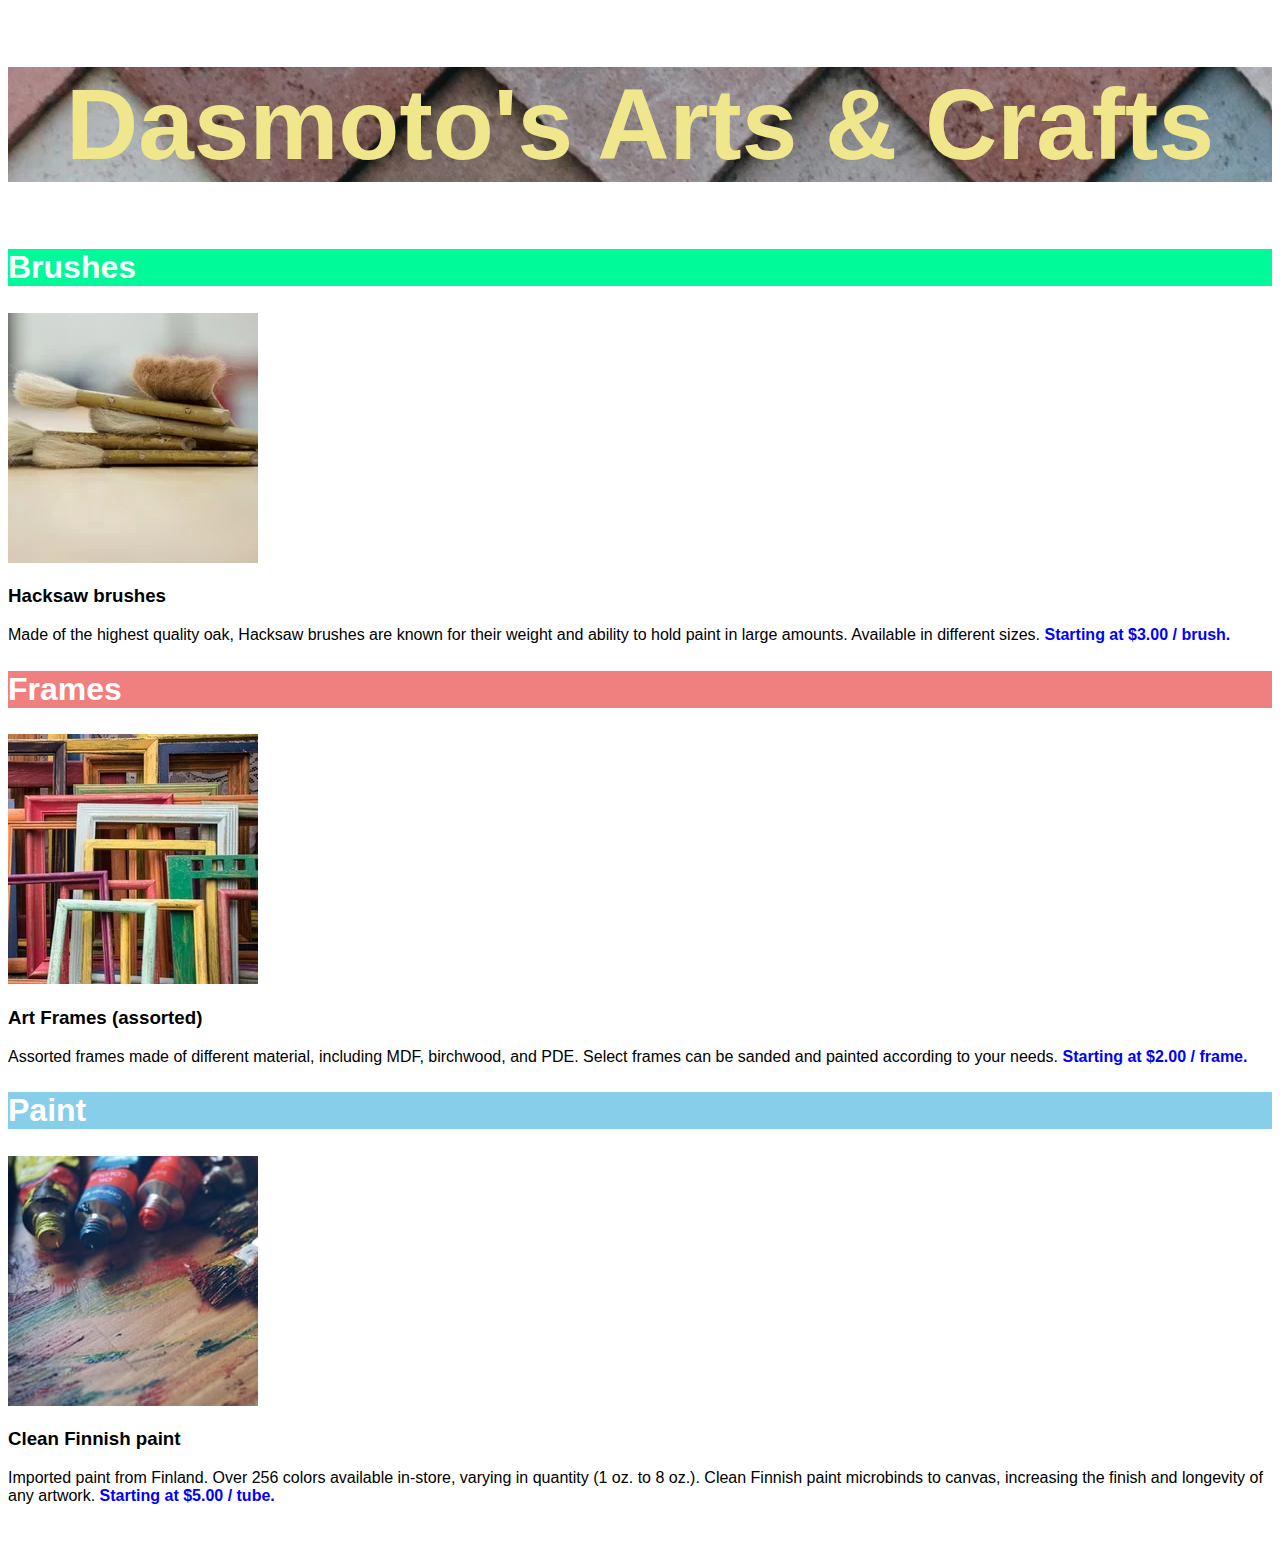
<file: Dasmoto/index.html>
<!DOCTYPE html>
<html lang="en">
<head>
    <meta charset="UTF-8">
    <meta http-equiv="X-UA-Compatible" content="IE=edge">
    <meta name="viewport" content="width=device-width, initial-scale=1.0">
    <link rel="stylesheet" href="./Resources/index.css">
    <title>Document</title>
</head>
<body>
    <header><h1>Dasmoto's Arts & Crafts</h1></header>
    <section class="brushes">
        <h2>Brushes</h2>
        <img src="./Resources/hacksaw.webp" alt="Hacksaw brushes">
        <h3>Hacksaw brushes</h3>
        <p>Made of the highest quality oak, Hacksaw brushes are known for their weight and ability to hold paint in large amounts. Available in different sizes. <em>Starting at $3.00 / brush.</em> </p>
    </section>
    <section class="frames">
        <h2>Frames</h2>
        <img src="./Resources/frames.webp" alt="Assorted Art Frames">
        <h3>Art Frames (assorted)</h3>
        <p>Assorted frames made of different material, including MDF, birchwood, and PDE. Select frames can be sanded and painted according to your needs. <em>Starting at $2.00 / frame.</em> </p>
    </section>
    <section class="paint">        
        <h2>Paint</h2>
        <img src="./Resources/finnish.jpeg" alt="Finnish paint">
        <h3>Clean Finnish paint</h3>
        <p>Imported paint from Finland. Over 256 colors available in-store, varying in quantity (1 oz. to 8 oz.). Clean Finnish paint microbinds to canvas, increasing the finish and longevity of any artwork. <em>Starting at $5.00 / tube.</em> </p>
    </section>
    <br>
    
</body>
</html>
</file>
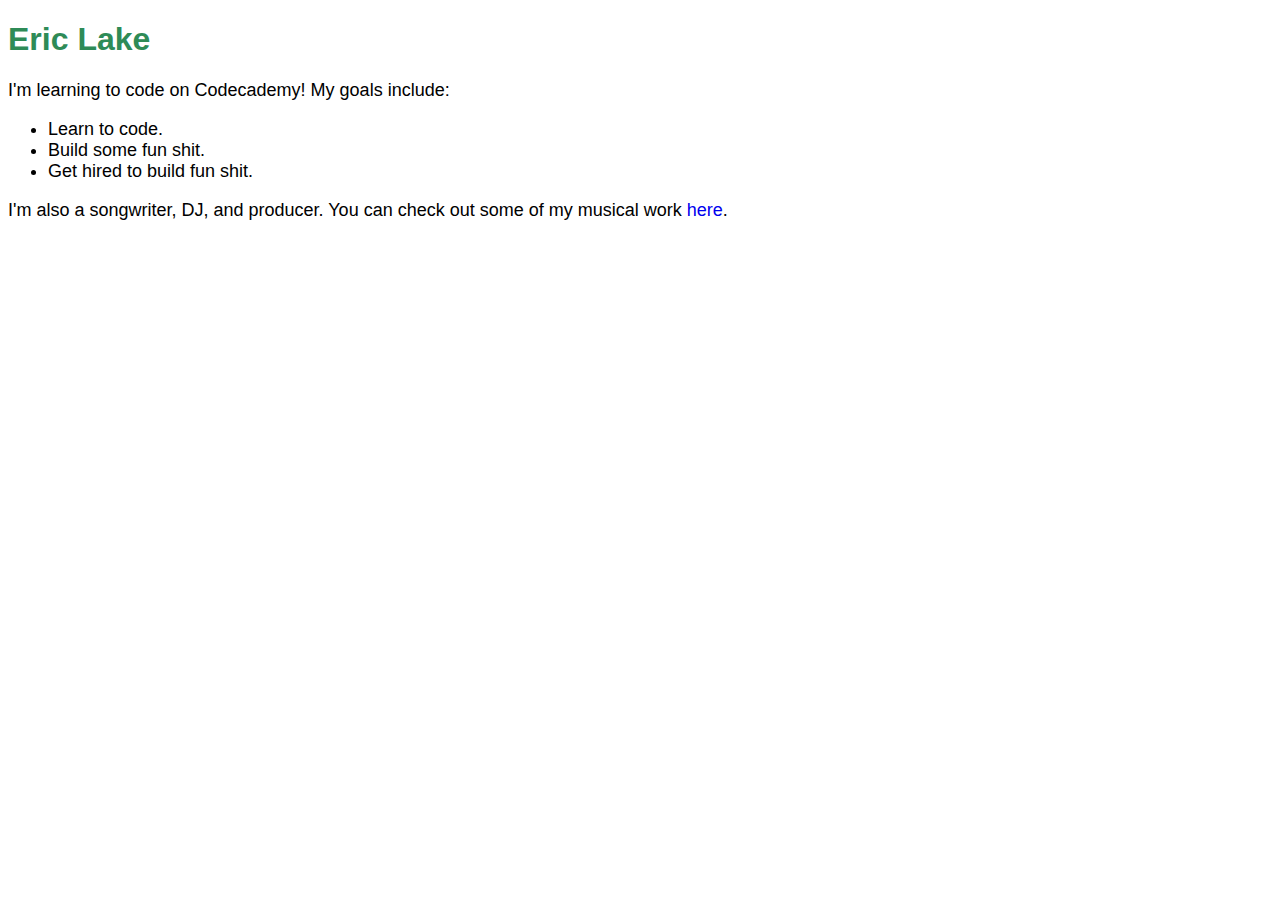
<file: DevProject1/index.html>
<!DOCTYPE html>
<html lang="en">
<head>
    <meta charset="UTF-8">
    <meta http-equiv="X-UA-Compatible" content="IE=edge">
    <meta name="viewport" content="width=device-width, initial-scale=1.0">
    <link rel="stylesheet" href="./resources/css/index.css">
    <title>Project 1</title>
<body>
    <h1>Eric Lake</h1>
    <p>I'm learning to code on Codecademy! My goals include:</p>
    <ul>
      <li>Learn to code.</li>
      <li>Build some fun shit.</li>
      <li>Get hired to build fun shit.</li>
    </ul>
    <p>I'm also a songwriter, DJ, and producer. You can check out some of my musical work <a href="https://soundcloud.com/skinny-dip-sessions" target="_blank">here</a>. </p>
 
</body>
</html>
</file>
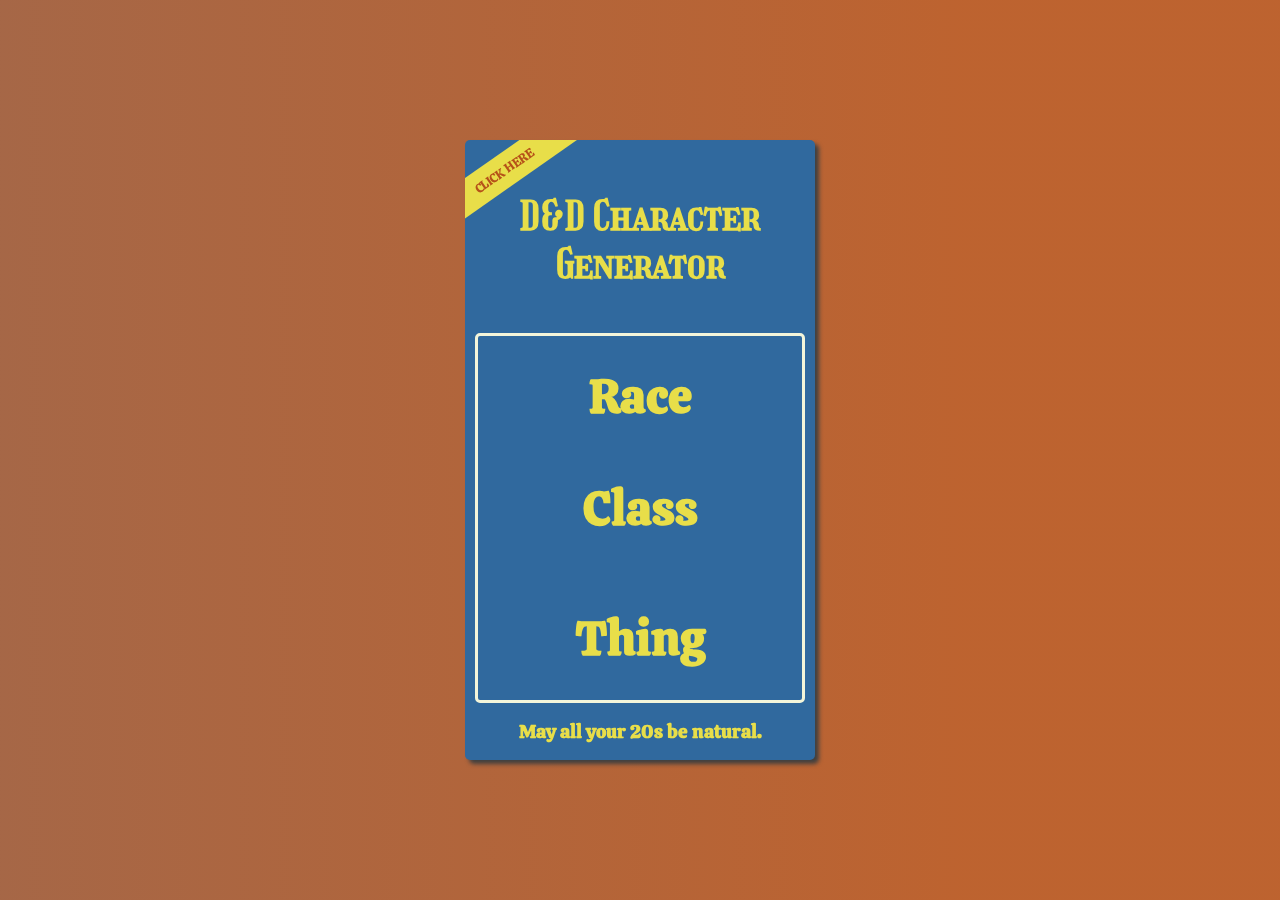
<file: DnD-Character-Idea-Generator/index.html>
<!DOCTYPE html>
<html lang="en">
<head>
    <meta charset="UTF-8">
    <meta http-equiv="X-UA-Compatible" content="IE=edge">
    <meta name="viewport" content="width=device-width, initial-scale=1.0">
    <title>Random Character Idea Generator</title>
    <link rel="stylesheet" href="./resources/styles.css">
<link rel="preconnect" href="https://fonts.googleapis.com">
<link rel="preconnect" href="https://fonts.gstatic.com" crossorigin>
<link href="https://fonts.googleapis.com/css2?family=Calistoga&family=Girassol&family=Rampart+One&family=Yuji+Syuku&display=swap" rel="stylesheet">
</head>
<body id="body">
    <div class="wrapper" id="wrapper">
        <header>
            <div class ="button" id="button">CLICK HERE</div>
                <h1>D&D Character Generator</h1>
                <!-- <h2>Generate a random character idea</h2> -->
        </header>
        
        <main>      
            <div class="generator" id="generator">
                <div class="thing" id="race"><h3 id="raceTag-2">Race</h3><h3 class = 'results' id="raceTag">Tiefling</h3></div>
                <div class="thing-reverse" id="class"><h3 class = 'results' id="classTag">Druid</h3><h3 id="classTag-2">Class</h3></div>
                <div class="thing" id="thing"><h3 id="thingTag-2">Thing</h3><p class = 'results' id="thingTag">Believes they are a teenager from the Earth year 2022 trapped in their Dungeons & Dragons game </p></div>
            </div>
        </main>
        <footer>
            <h3>May all your 20s be natural.</h3>
        </footer>
    </div>
<script src="./resources/script.js"></script>
</body>
</html>
</file>
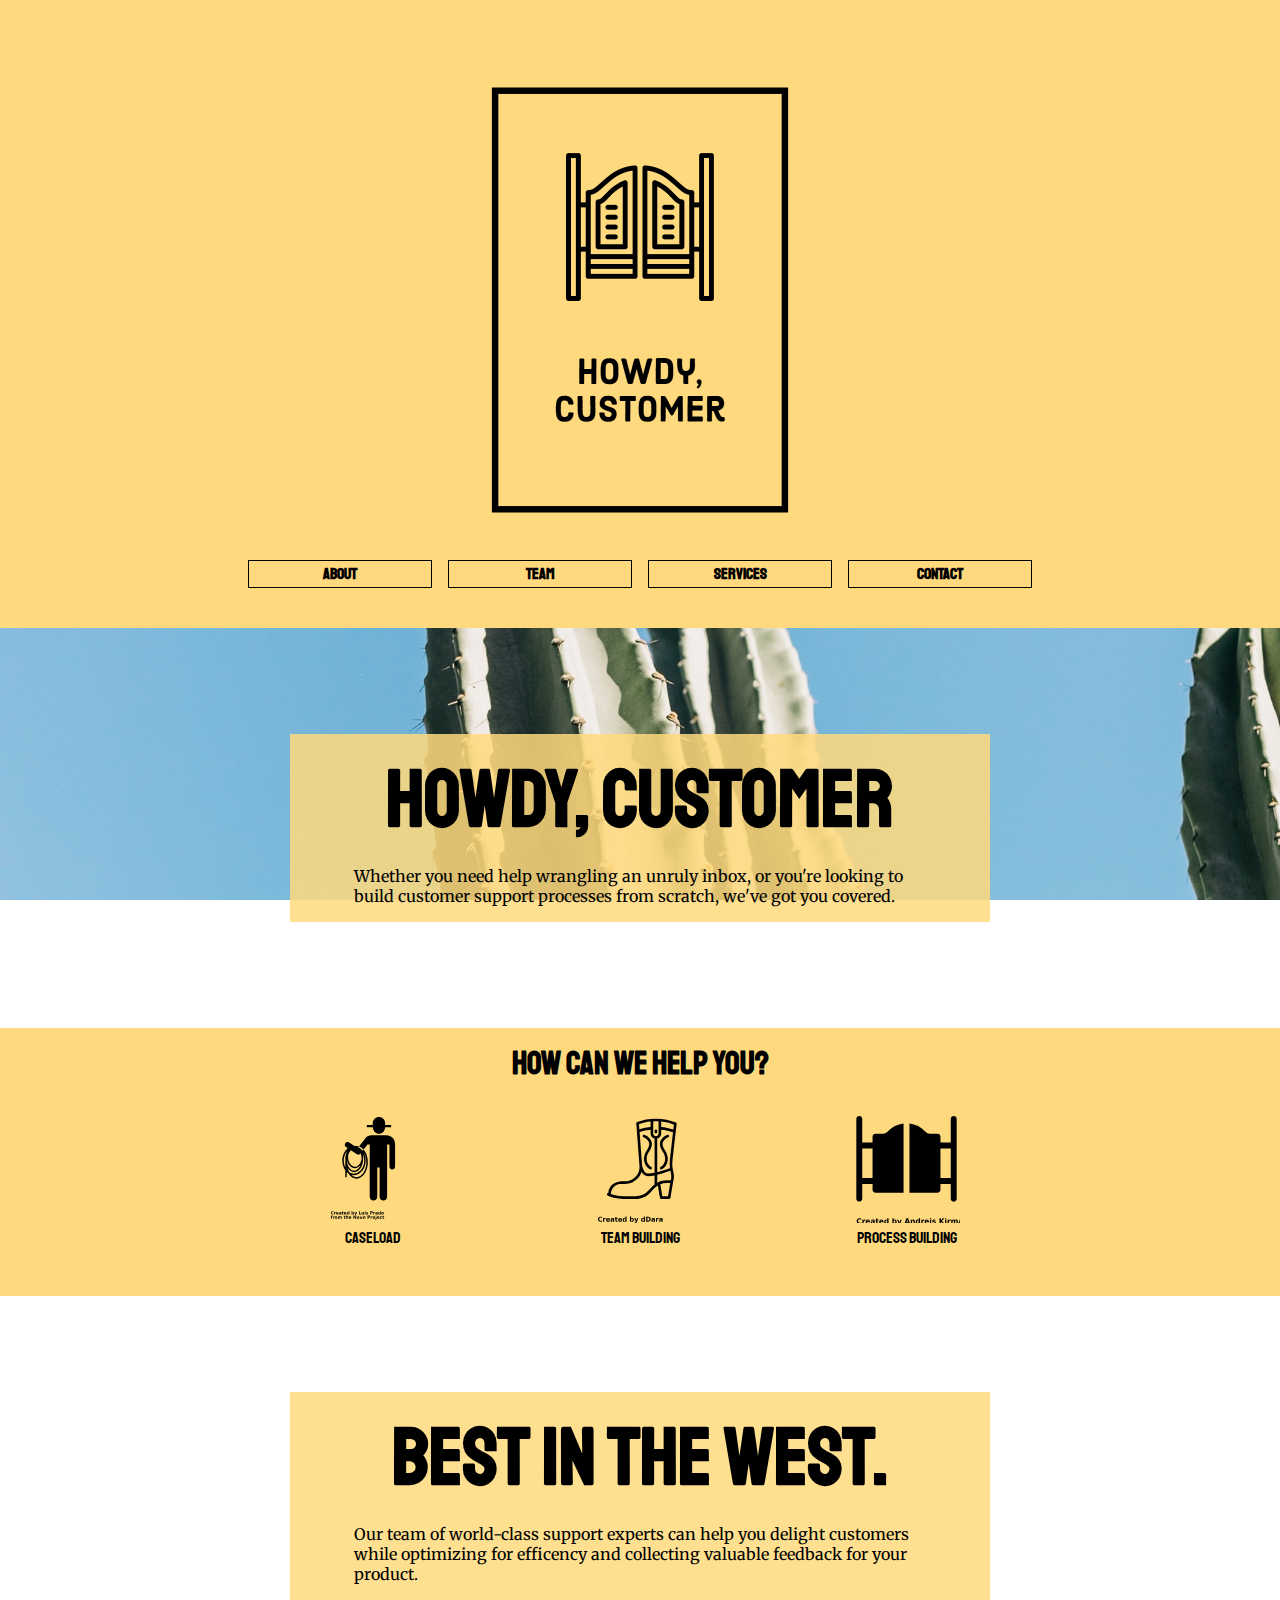
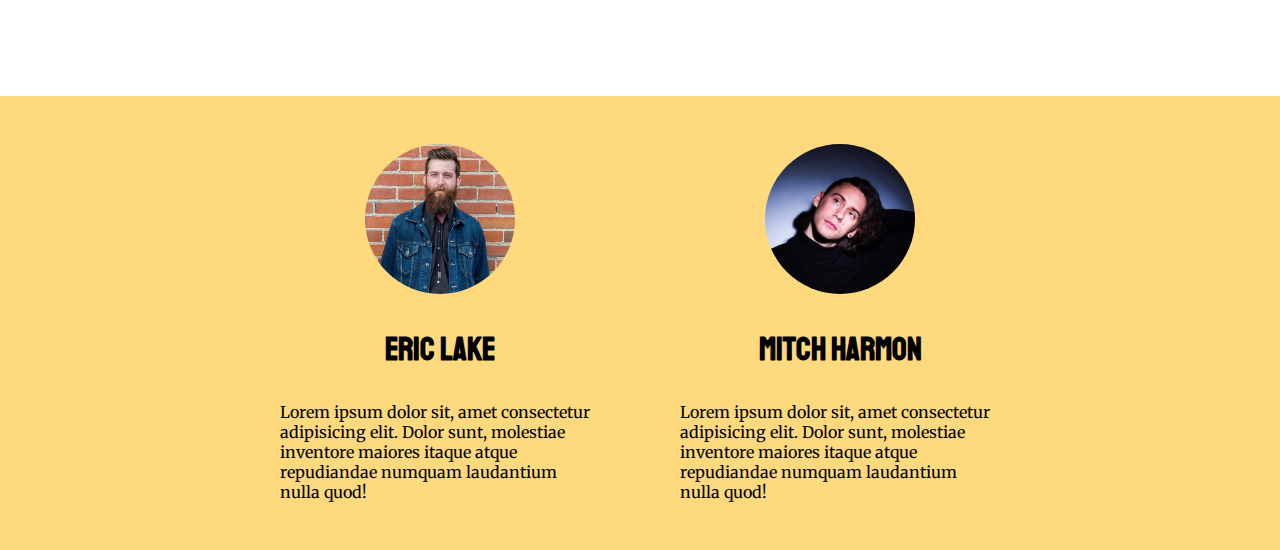
<file: howdy-cx/index.html>
<!DOCTYPE html>
<html lang="en">
<head>
    <meta charset="UTF-8">
    <meta http-equiv="X-UA-Compatible" content="IE=edge">
    <meta name="viewport" content="width=device-width, initial-scale=1.0">
    <title>Howdy, Customer</title>
    <link rel="stylesheet" href="./resources/styles.css">
    <link rel="preconnect" href="https://fonts.googleapis.com">
<link rel="preconnect" href="https://fonts.gstatic.com" crossorigin>
<link href="https://fonts.googleapis.com/css2?family=Dela+Gothic+One&family=Merriweather:wght@400;900&family=Staatliches&display=swap" rel="stylesheet">

</head>
<body>
    <header>
        <div class="logo">
            <img src="./resources/Howdy, Customer-logos_black.png" alt="Howdy Customer Logo">
        </div>
            <div class="ul">
                <h5>About</h5>
                 <h5>Team</h5>
                 <h5>Services</h5>
                <h5>Contact</h5>
            </div>
    </header>
    <section>
        <div class="hero">
            <h1>Howdy, Customer</h1>
            <p>Whether you need help wrangling an unruly inbox, or you're looking to build customer support processes from scratch, we've got you covered. </p>
        </div>
    </section>
    <section>
        <div class="services">
        <h4>How can we help you?</h4>
        <div class="row">
            <div class="item">
                <div class="icon"><img src="./resources/icons/noun-lasso-1047203.svg" alt="lasso"></div>
                <h7>Caseload</h7>
            </div>
            <div class="item">
                <div class="icon"><img src="./resources/icons/noun-cowboy-boot-4661867.svg" alt="boot"></div>
                <h7>Team Building</h7>
            </div>
            <div class="item">
                <div class="icon"><img src="./resources/icons/noun-saloon-3354939.svg" alt="saloon door"></div>
                <h7>Process Building</h7>
            </div>
        </div>
    </div>
    </section>
    <section>
        <div class="hero">
            <h1>Best in the west.</h1>
            <p>Our team of world-class support experts can help you delight customers while optimizing for efficency and collecting valuable feedback for your product. </p>
        </div>
    </section>
    <section>
        <div class="services">
        <div class="row">
            <div class="person">
                <div class="pix">
                    <img src="./resources/photos/FB_IMG_1648595589840.jpg" alt="Picture of Eric">
                </div>
                <h4>Eric Lake</h4>
                <p>Lorem ipsum dolor sit, amet consectetur adipisicing elit. Dolor sunt, molestiae inventore maiores itaque atque repudiandae numquam laudantium nulla quod!</p>
            </div>
            <div class="person">
                <div class="pix">
                    <img src="./resources/photos/mitch.jpg" alt="Picture of Eric">
                </div>
                <h4>Mitch Harmon</h4>
                <p>Lorem ipsum dolor sit, amet consectetur adipisicing elit. Dolor sunt, molestiae inventore maiores itaque atque repudiandae numquam laudantium nulla quod!</p>
            </div>
        </div>
    </div>
    </section>
    <!-- <footer>
        <p>Lorem ipsum dolor sit amet consectetur adipisicing elit. Maiores at sint porro rerum, sed ducimus.</p>
    </footer> -->
</body>
</html>
</file>
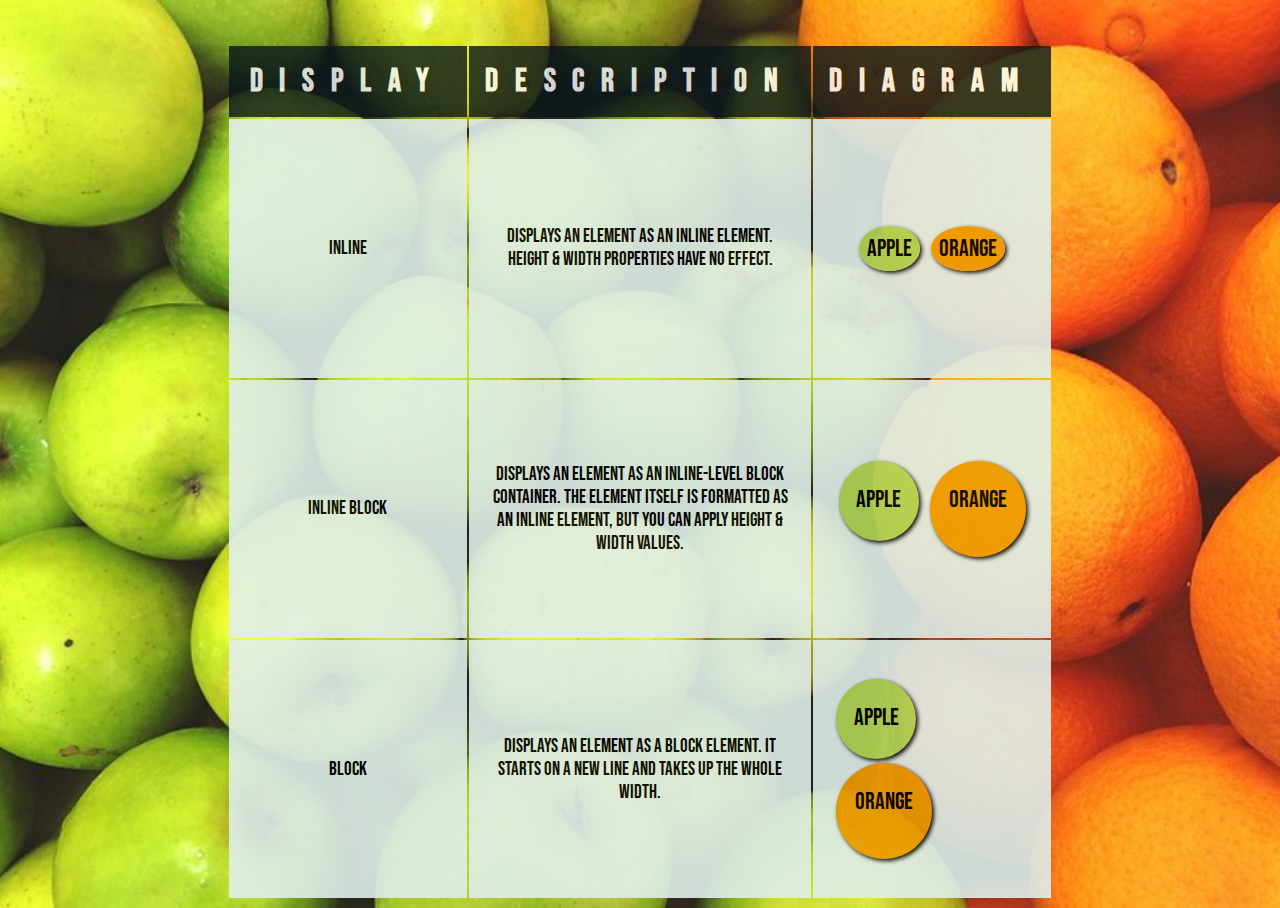
<file: html-css-cheatsheet-starting/index.html>
<!DOCTYPE html>
<html lang="en">
<head>
    <meta charset="UTF-8">
    <meta http-equiv="X-UA-Compatible" content="IE=edge">
    <meta name="viewport" content="width=device-width, initial-scale=1.0">
    <title>CSS Display & Positioning</title>
    <link rel="stylesheet" href="../html-css-cheatsheet-starting/resources/styles.css">
    <link rel="preconnect" href="https://fonts.googleapis.com">
<link rel="preconnect" href="https://fonts.gstatic.com" crossorigin>
<link href="https://fonts.googleapis.com/css2?family=Bebas+Neue&display=swap" rel="stylesheet">
</head>
<body>
    <table>
        <thead>
          <tr><th>Display</th><th>Description</th><th>Diagram</th></tr>
        </thead>
        <tbody>
            <tr>
                <td>Inline</td>
                <td>Displays an element as an inline element. Height & Width properties have no effect.</td>
                <td>
                    <div class="square1 inline"><h1>Apple</h1></div>
                    <div class="square2 inline"><h1>Orange</h1></div>
                </td>
            </tr>
            <tr>
                <td>Inline Block</td>
                <td>Displays an element as an inline-level block container. The element itself is formatted as an inline element, but you can apply height & width values.</td>
                <td>
                    <div class="square1 inline-block"><h1>Apple</h1></div>
                    <div class="square2 inline-block"><h1>Orange</h1></div>
                </td>
            </tr>
            <tr>
                <td>Block</td>
                <td>Displays an element as a block element. It starts on a new line and takes up the whole width.</td>
                <td>
                    <div class="square1 block"><h1>Apple</h1></div>
                    <div class="square2 block"><h1>Orange</h1></div>
                </td>
            </tr>
        </tbody>
    </table>
</body>
</html>
</file>
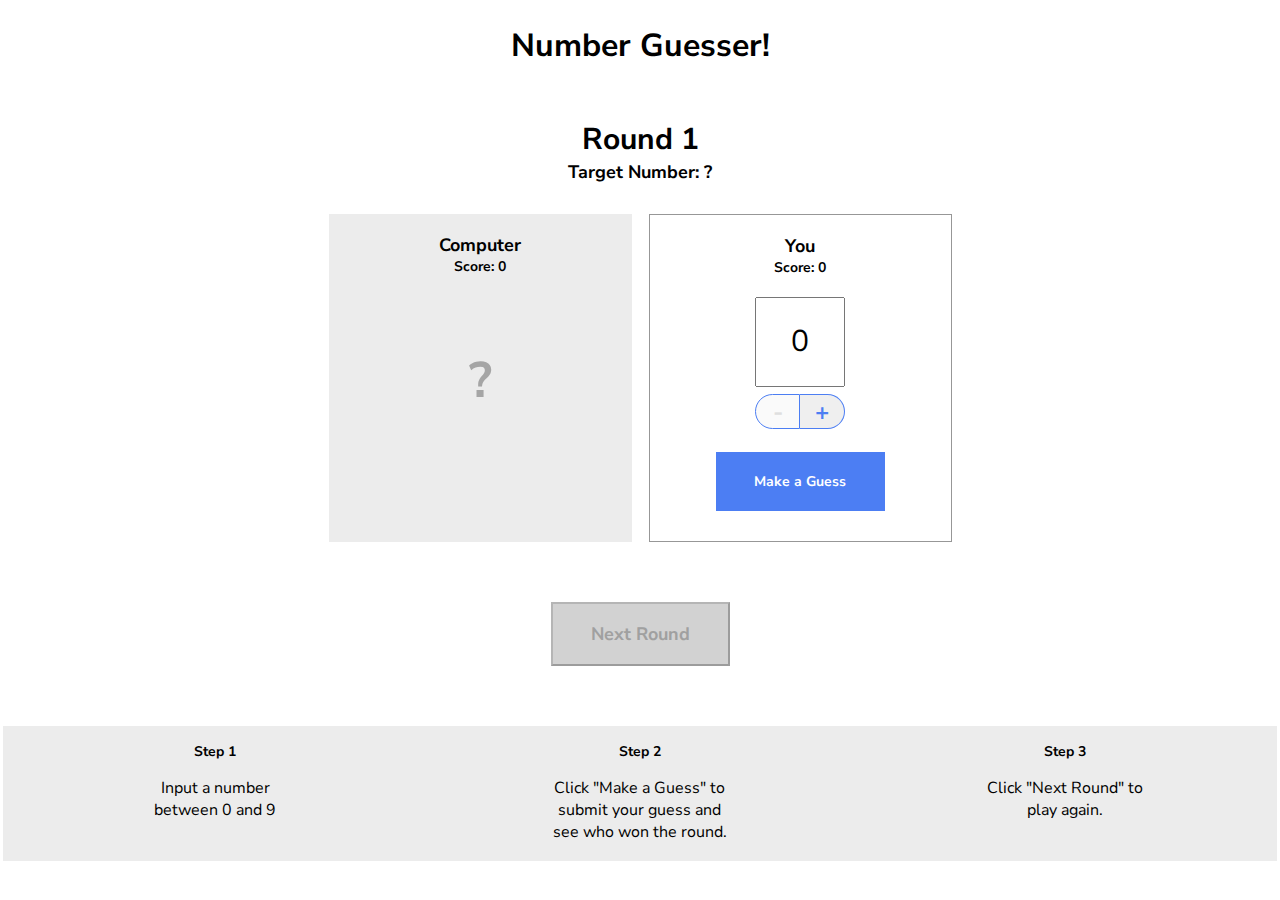
<file: number-guesser-starting/index.html>
<!doctype html>

<html>
  <head>
    <title>Number Guesser</title>
    <link href="https://fonts.googleapis.com/css?family=Nunito+Sans:400,700" rel="stylesheet">
    <link rel="stylesheet" href="./style.css">
  </head>
  <body>
    <div class="game-container">
      <header>
        <h1>Number Guesser!</h1>
      </header>
      
      <div class="rounds">
        <p class="round-label">Round <span id="round-number">1</span></p>
        <p class="guess-label">Target Number: <span id="target-number">?</span></p>
      </div>

      <div class="guessing-area">
        <div class="guess computer-guess">
          <div class="guess-title">
            <p class="guess-label">Computer</p>
            <p class="score-label">Score: <span id="computer-score">0</span></p>
          </div>
          <p id="computer-guess">?</p>
          <p class="winning-text" id="computer-wins"></p>
        </div>
        <div class="guess human-guess">
          <div class="guess-title">
            <p class="guess-label">You</p>
            <p class="score-label">Score: <span id="human-score">0</span></p>
          </div>
          <input type="number" id="human-guess" min=0 max=9 value=0>
          <div class="number-controls">
            <button class="number-control left" id="subtract" disabled>-</button>
            <button class="number-control right" id="add">+</button>
          </div>
          <button class="button" id="guess">Make a Guess</button>
        </div>
      </div>

      <div class="next-round-container">
        <button class="button" id="next-round" disabled>Next Round</button>
      </div>

    </div>
    
    <div class="instructions">
      <div class="instruction">
        <h3>Step 1</h3>
        <p>Input a number between 0 and 9</p>
      </div>
      <div class="instruction">
        <h3>Step 2</h3>
        <p>Click "Make a Guess" to submit your guess and see who won the round.</p>
      </div>
      <div class="instruction">
        <h3>Step 3</h3>
        <p>Click "Next Round" to play again.</p>
      </div>
    </div>

    <script src="./script.js"></script>
    <script src="./game.js"></script>
  </body>
</html>
</file>
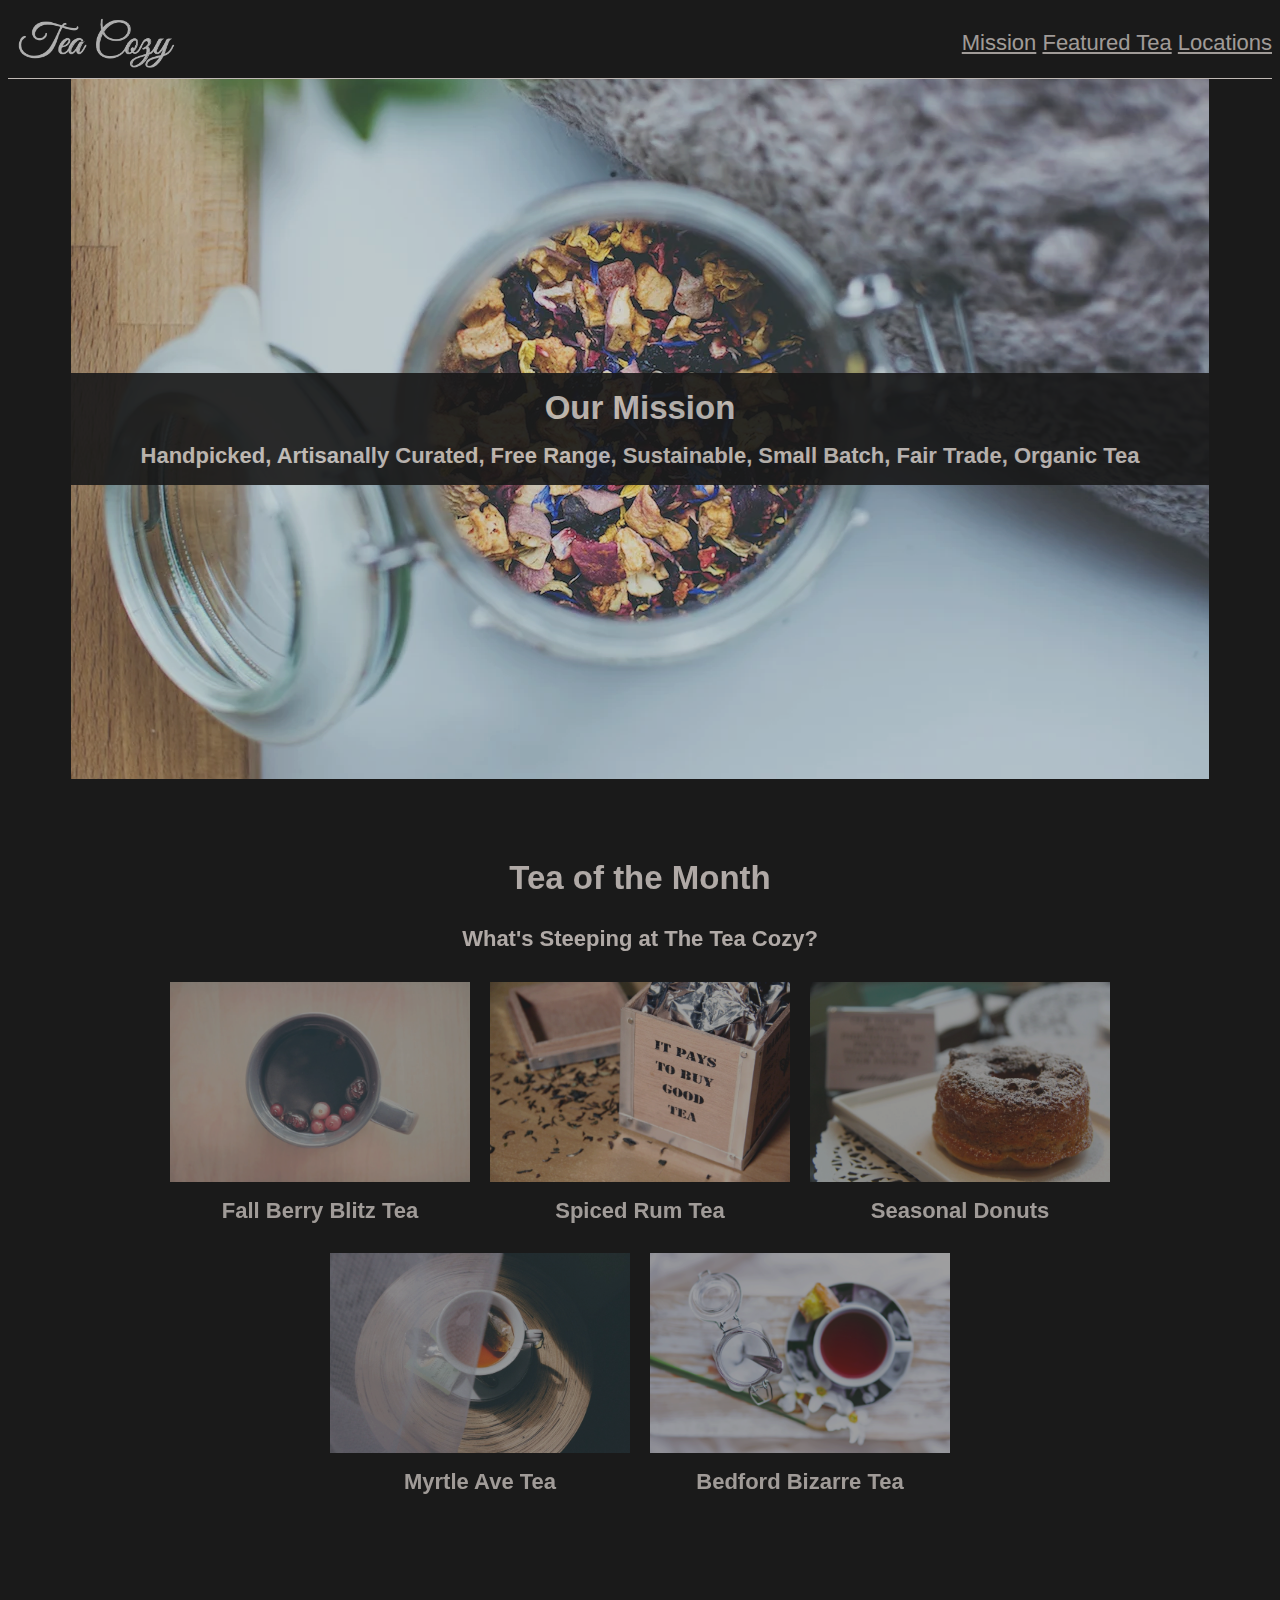
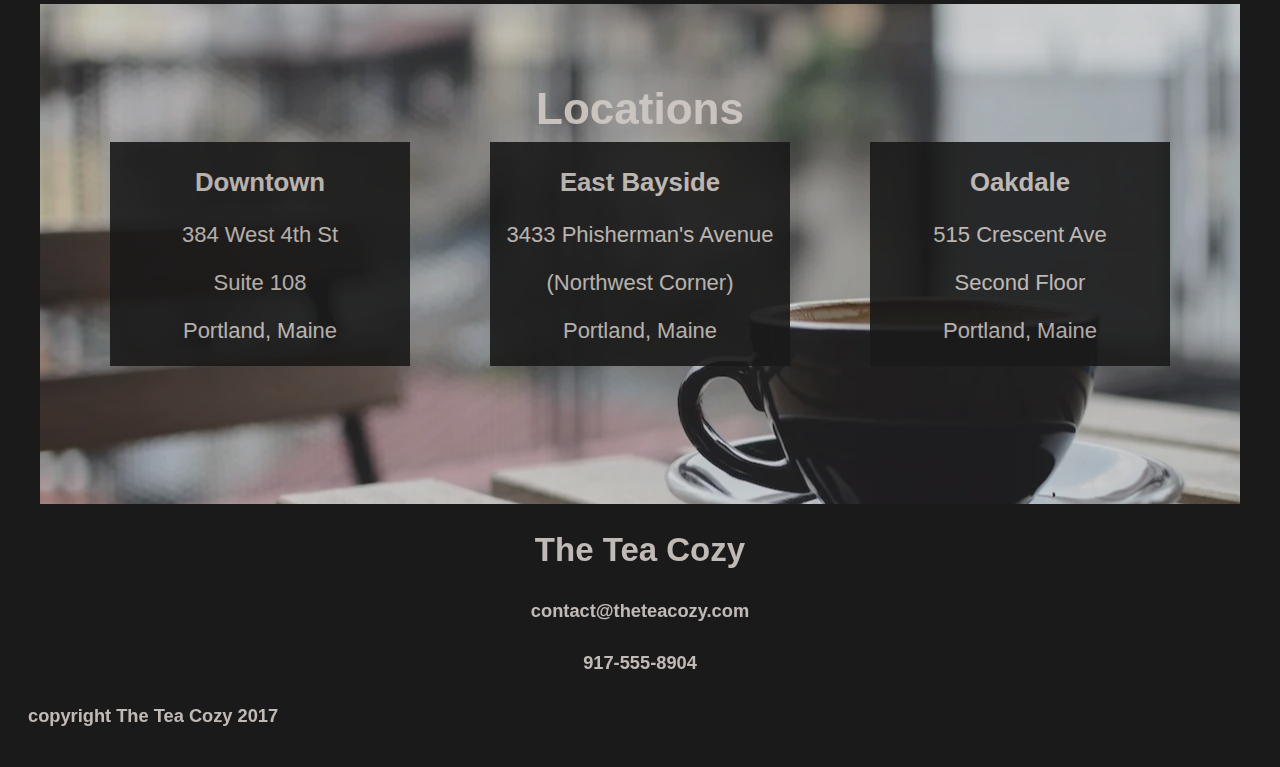
<file: tea-cozy-project/index.html>
<!DOCTYPE html>
<html lang="en">
<head>
    <meta charset="UTF-8">
    <meta http-equiv="X-UA-Compatible" content="IE=edge">
    <meta name="viewport" content="width=device-width, initial-scale=1.0">
    <title>Document</title>
    <link rel="stylesheet" href="./resources/styles.css">
</head>
<body>
    <header>
        <div class="header">
        <img src="./resources/img-tea-cozy-logo.webp" alt="Tea Cozy Logo">
        <nav>
            <a href="#">Mission</a>
            <a href="#">Featured Tea</a>
            <a href="#">Locations</a>
        </nav>
        </div>
    </header>
    <section class="hero">
        <div class="hero-copy">
            <h2>Our Mission</h2>
            <h4>Handpicked, Artisanally Curated, Free Range, Sustainable, Small Batch, Fair Trade, Organic Tea </h4>
        </div>
    </section>
    <section class="totm">
        <div class="totm-copy">
            <h2>Tea of the Month</h2>
            <h4>What's Steeping at The Tea Cozy?</h4>
        </div>
        <div class="tea-container">
            <div class="tea"><img src="./resources/img-berryblitz.webp" alt="Berry Blitz Tea"><h4>Fall Berry Blitz Tea</h4></div>
            <div class="tea"><img src="./resources/img-spiced-rum.webp" alt="Spiced Rum Tea"><h4>Spiced Rum Tea</h4></div>
            <div class="tea"><img src="./resources/img-donut.webp" alt="Seasonal Donuts"><h4>Seasonal Donuts</h4></div>
            <div class="tea"><img src="./resources/img-myrtle-ave.webp" alt="Myrtle Ave Tea"><h4>Myrtle Ave Tea</h4></div>
            <div class="tea"><img src="./resources/img-bedford-bizarre.webp" alt="Bedford Bizarre Tea"><h4>Bedford Bizarre Tea</h4></div>
        </div>
    </section>
    <section class="locations">
        <h1>Locations</h1>
        <div class="loc">
            <h3>Downtown</h3>
            <p>384 West 4th St</p>
            <p>Suite 108</p>
            <p>Portland, Maine</p>
        </div>
        <div class="loc">
            <h3>East Bayside</h3>
            <p>3433 Phisherman's Avenue</p>
            <p>(Northwest Corner)</p>
            <p>Portland, Maine</p>
        </div>
        <div class="loc">
            <h3>Oakdale</h3>
            <p>515 Crescent Ave</p>
            <p>Second Floor</p>
            <p>Portland, Maine</p>
        </div>
    </section>
    <footer>
        <h2>The Tea Cozy</h2>
        <h5>contact@theteacozy.com</h5>
        <h5>917-555-8904</h5>
        <h5 class="bottom">copyright The Tea Cozy 2017</h5>
    </footer>
</body>
</html>
</file>
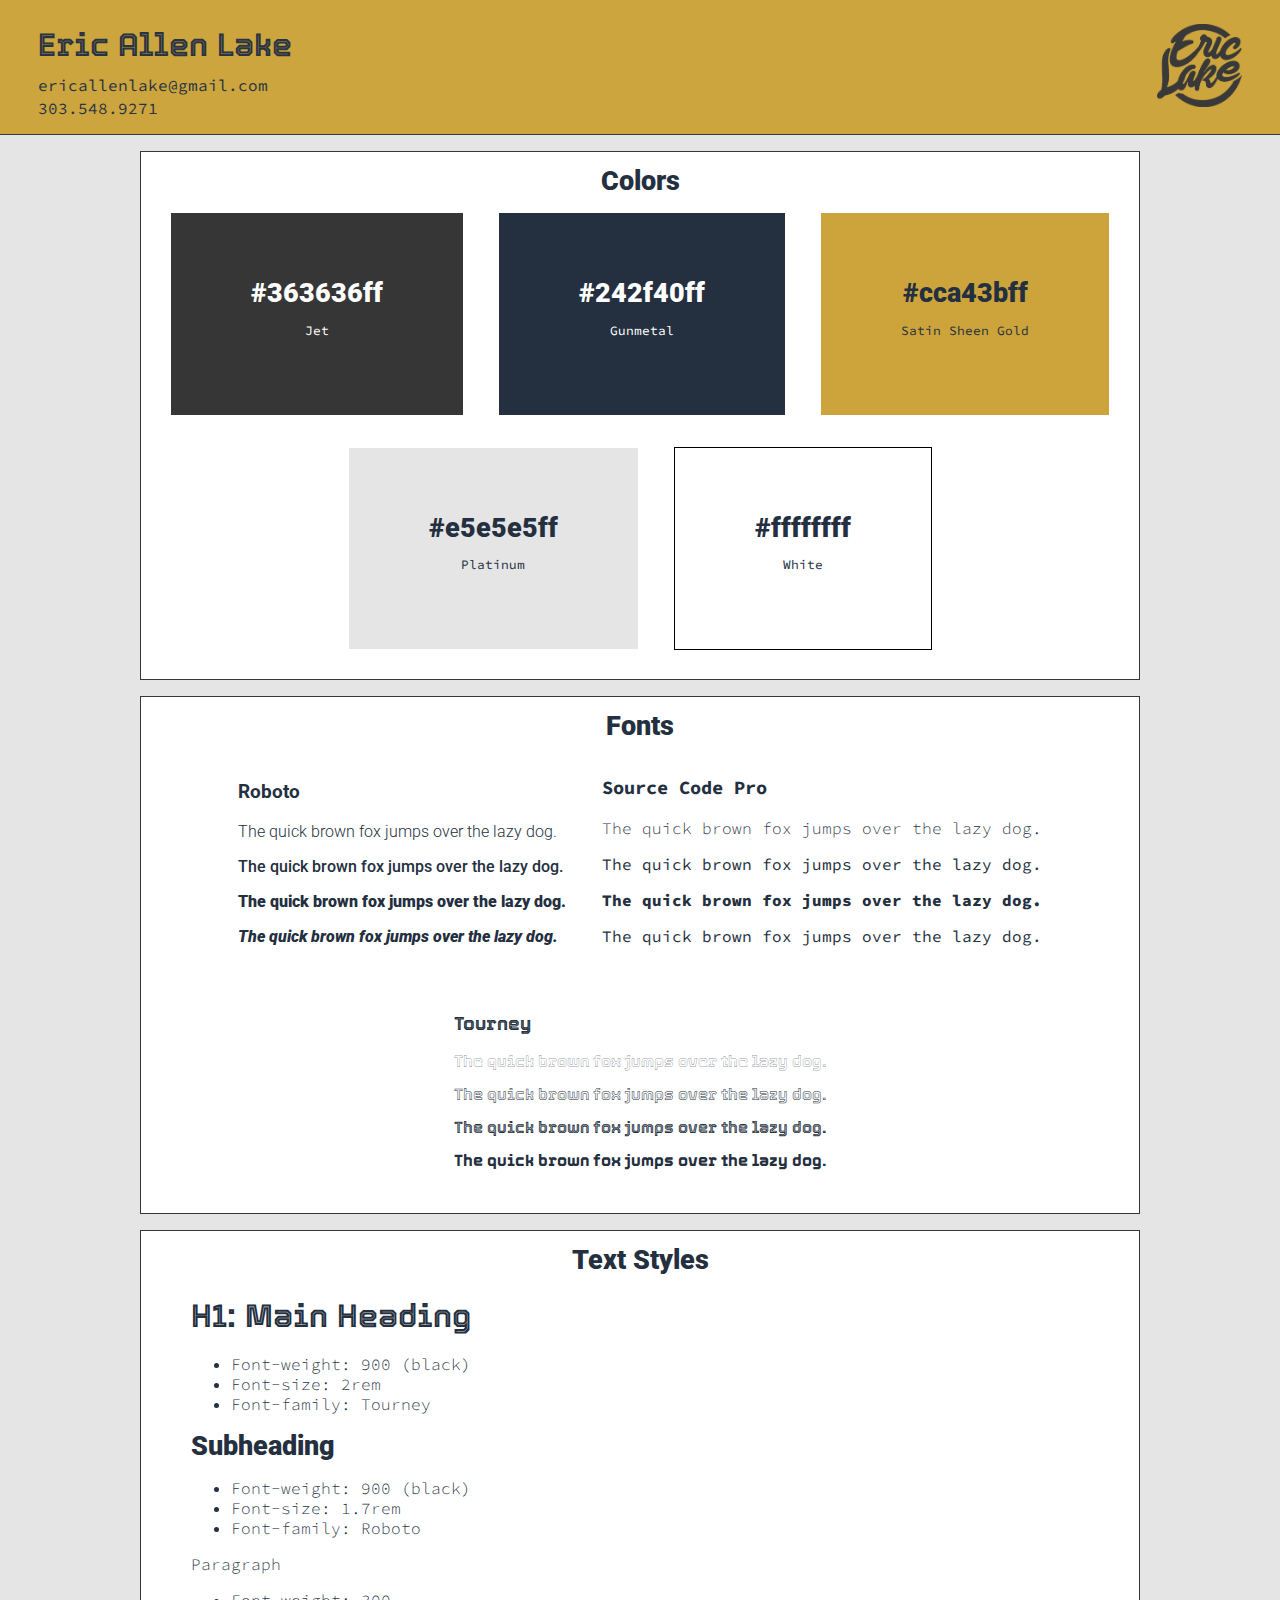
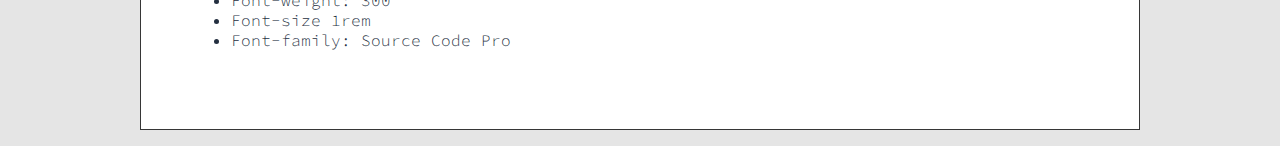
<file: website-design-system/index.html>
<!DOCTYPE html>
<html lang="en">
<head>
    <meta charset="UTF-8">
    <meta http-equiv="X-UA-Compatible" content="IE=edge">
    <meta name="viewport" content="width=device-width, initial-scale=1.0">
    <link rel="stylesheet" href="./styles.css">
    <link rel="preconnect" href="https://fonts.googleapis.com">
<link rel="preconnect" href="https://fonts.gstatic.com" crossorigin>
<link href="https://fonts.googleapis.com/css2?family=Roboto:ital,wght@0,300;0,500;0,900;1,900&family=Source+Code+Pro:ital,wght@0,300;0,500;0,800;1,800&family=Tourney:wght@100;300;600;900&display=swap" rel="stylesheet">
    <title>EL Website Design System</title>
</head>
<body>
    <header>
        <div class="headdiv">
        <h1>Eric Allen Lake</h1>
        <p class="header-copy">ericallenlake@gmail.com</p>
        <p class="header-copy">303.548.9271</p>
        </div>
        <img src="./logo_2_transparent.png" alt="Eric-logo-transparent">
    </header>
    <div class="container">
        <h2>Colors</h2>
    <section class="color-section">
        <div class="jet color-class">
            <h2>#363636ff</h2>
            <p>Jet</p>
        </div>
        <div class="gunmetal color-class">
            <h2>#242f40ff</h2>
            <p>Gunmetal</p>
        </div>
        <div class="satin-sheen-gold color-class">
            <h2>#cca43bff</h2>
            <p>Satin Sheen Gold</p>
        </div>
        <div class="platinum color-class">
            <h2>#e5e5e5ff</h2>
            <p>Platinum</p>
        </div>
        <div class="white color-class">
            <h2>#ffffffff</h2>
            <p>White</p>
        </div>
    
    </section>
    </div>

    <!-- <div class="container">
        <h1>Colors</h1>
        <section class="colors">
            <div class="jet color">
                <h2>#363636ff</h2>
                <p>Jet</p>
            </div>
            <div class="gunmetal color">
                <h2>#242f40ff</h2>
                <p>Gunmetal</p>
            </div>
            <div class="satin-sheen-gold color">
                <h2>#cca43bff</h2>
                <p>Satin Sheen Gold</p>
            </div>
            <div class="platinum color">
                <h2>#e5e5e5ff</h2>
                <p>Platinum</p>
            </div>
            <div class="white color">
                <h2>#ffffffff</h2>
                <p>White</p>
            </div>
        </section>
    </div> -->
    <div class="container">
        <h2>Fonts</h2>
        <section class="fonts">
            <div class="font1 fonts__fonts">
                <h3>Roboto</h3>
                <p class="light-300">The quick brown fox jumps over the lazy dog.</p>
                <p class="medium-500">The quick brown fox jumps over the lazy dog.</p>
                <p class="bold-900">The quick brown fox jumps over the lazy dog.</p>
                <p class="black-900-italic">The quick brown fox jumps over the lazy dog.</p>
            </div>
            <div class="font2 fonts__fonts">
                <h3>Source Code Pro</h3>
                <p class="scp-light-300">The quick brown fox jumps over the lazy dog.</p>
                <p class="scp-medium-500">The quick brown fox jumps over the lazy dog.</p>
                <p class="scp-extra-bold-800">The quick brown fox jumps over the lazy dog.</p>
                <p class="scp-bold-800-italic">The quick brown fox jumps over the lazy dog.</p>
            </div>
            <div class="font3 fonts__fonts">
                <h3>Tourney</h3>
                <p class="t-thin-100">The quick brown fox jumps over the lazy dog.</p>
                <p class="t-light-300">The quick brown fox jumps over the lazy dog.</p>
                <p class="t-semi-bold-600">The quick brown fox jumps over the lazy dog.</p>
                <p class="t-black-900">The quick brown fox jumps over the lazy dog.</p>
            </div>
        </section>
    </div>
    <div class="container">
        <h2>Text Styles</h2>
        <section class="text-styles">
            <div class="main-heading">
            <h1>H1: Main Heading</h1>
            <ul>
                <li>Font-weight: 900 (black)</li>
                <li>Font-size: 2rem</li>
                <li>Font-family: Tourney</li>
            </ul>
            </div>
            <div class="subheading">
            <h2>Subheading</h2>
            <ul>
                <li>Font-weight: 900 (black)</li>
                <li>Font-size: 1.7rem</li>
                <li>Font-family: Roboto</li>
            </ul>
            </div>
            <div class="paragraph">
            <p>Paragraph</p>
            <ul>
                <li>Font-weight: 300</li>
                <li>Font-size 1rem</li>
                <li>Font-family: Source Code Pro</li>
            </ul>
        </div>

        </section>

    </div>
</body>
</html>
</file>
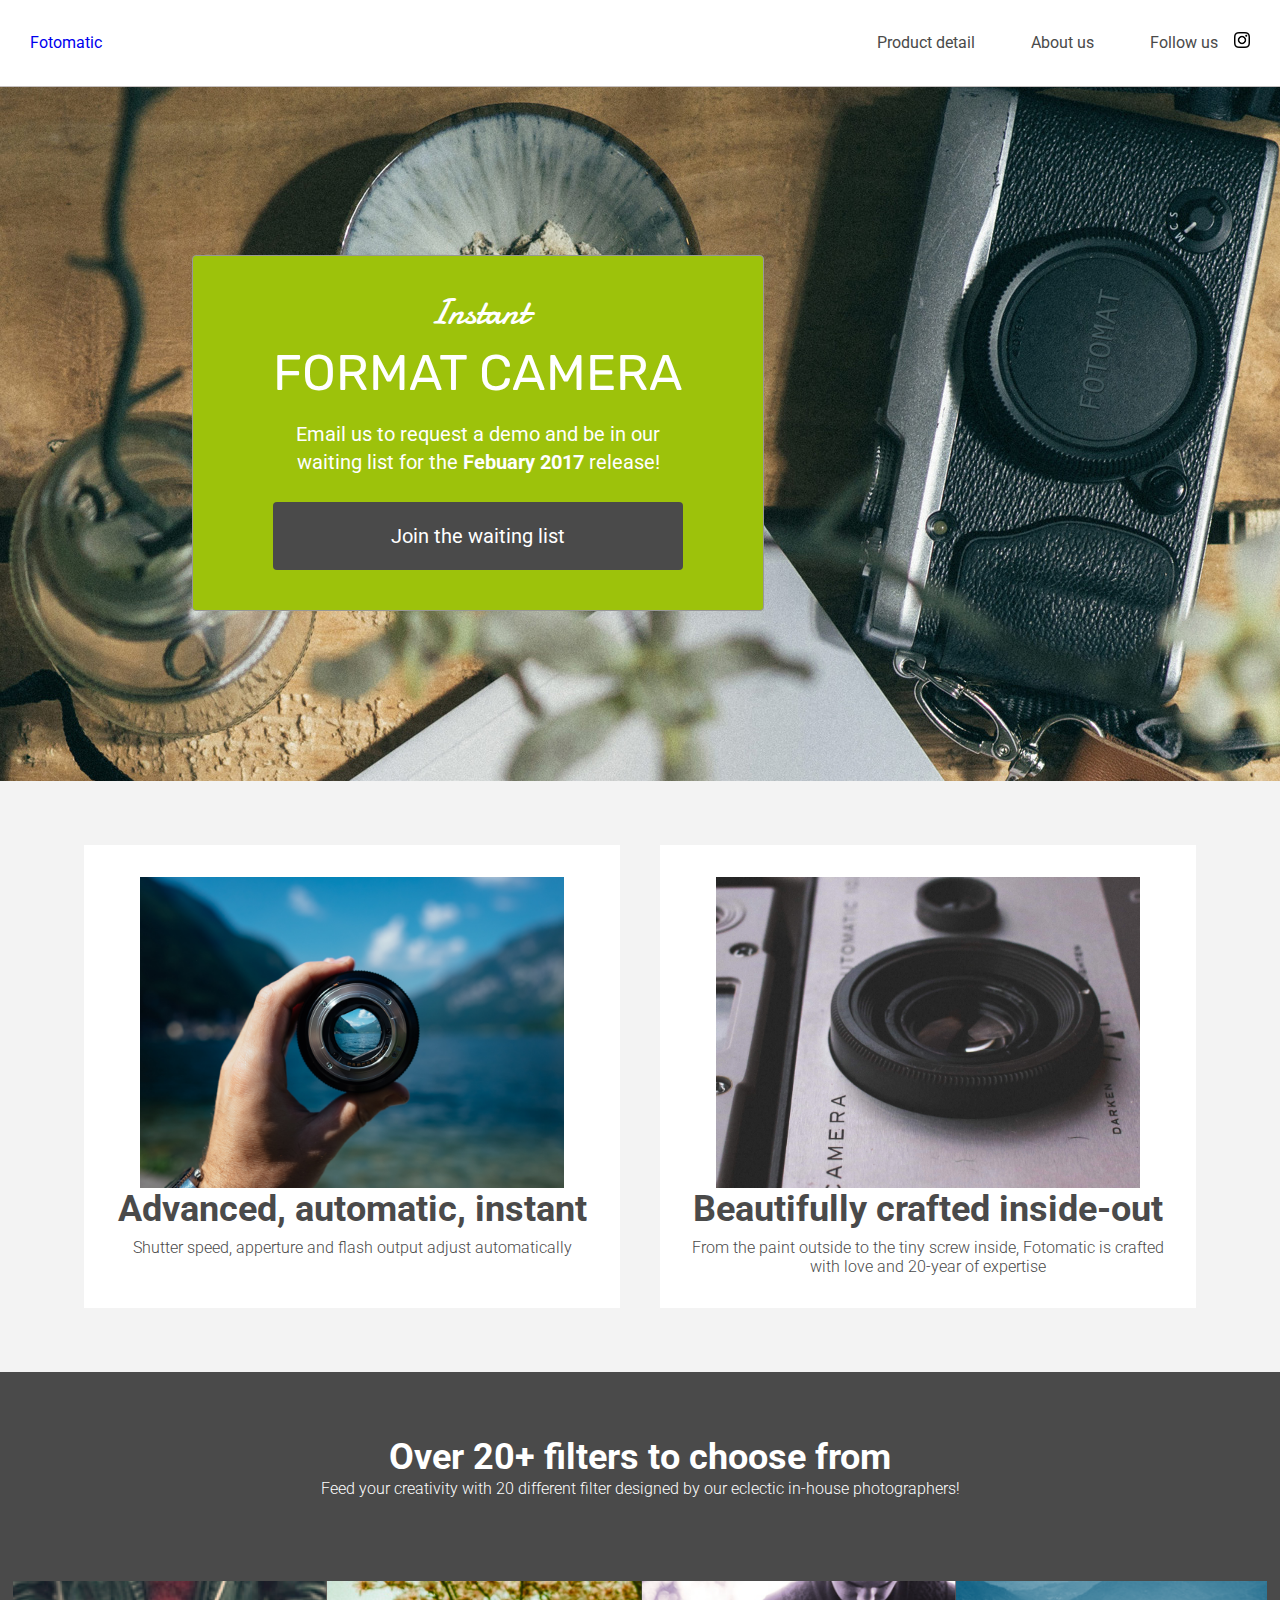
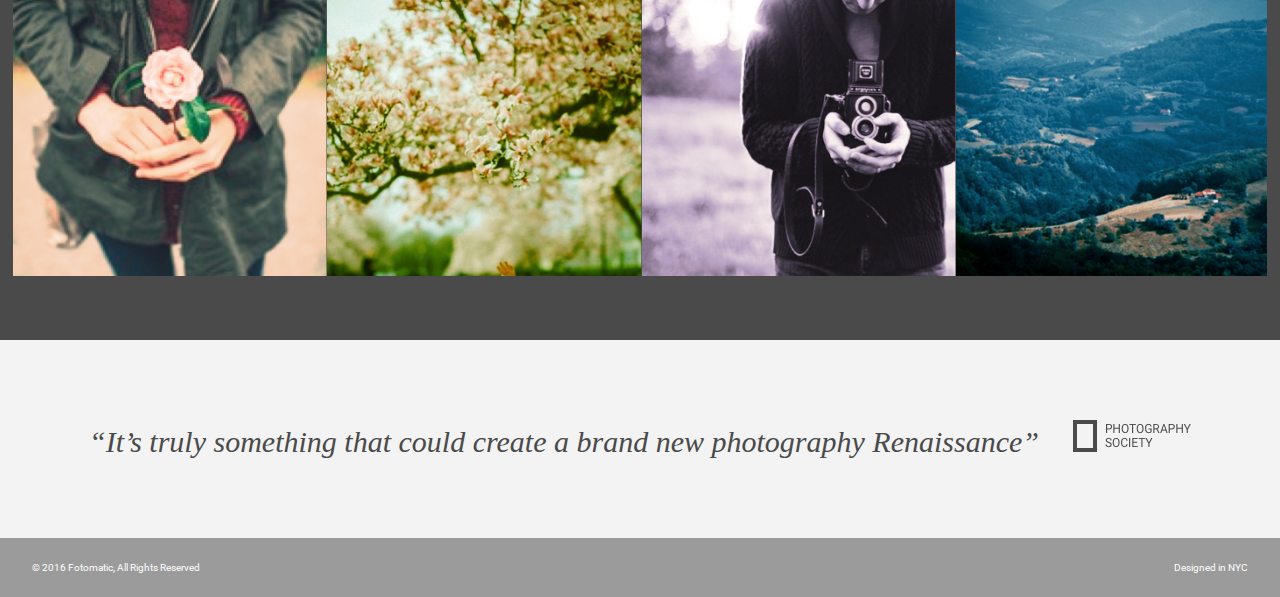
<file: Fotomatic/F1C1_start/index.html>
<!DOCTYPE html>
<html>
<head>
  <link href="https://fonts.googleapis.com/css?family=Damion" rel="stylesheet">
  <link href="https://fonts.googleapis.com/css?family=Rubik" rel="stylesheet">
  <link href="https://fonts.googleapis.com/css?family=Roboto:300,400,600,700" rel="stylesheet">
  <link rel="stylesheet" href="./resources/css/style.css">
  <meta charset="UTF-8">
</head>
<body>
  <!-- Header -->
  <header>
    <div class="content">
      <a href="index.html" class="desktop logo">Fotomatic</a>
      <nav class="desktop">
        <ul>
          <li><a href="#">Product detail</a></li>
          <li><a href="#">About us</a></li>
          <li><a href="https://www.instagram.com/">Follow us <img class="icon" src="./resources/images/instagram.png"></a></li>
        </ul>
      </nav>
      <nav class="mobile">
        <ul>
          <li><a href="#"><img src="./resources/images/ic-logo.svg"></a></li>
          <li><a href="#"><img src="./resources/images/ic-product-detail.svg"></a></li>
          <li><a href="#"><img src="./resources/images/ic-about-us.svg"></a></li>
          <li><a href="#" class="button">Join us</a></li>
        </ul>
      </nav>
    </div>
  </header>

  <!-- Main Content -->
  <div class="main-content">

    <!-- Sign Up Section -->
    <div id="sign-up-section" class="banner">
      <div id="sign-up-cta">
        <div class="content center">
          <div class="header">
            <h2 class="cursive">Instant</h2>
            <h1 class="striking">FORMAT CAMERA</h1>
          </div>
          <div class="email">
            <span>
              Email us to request a demo and be in our waiting list for the <strong>Febuary 2017</strong> release!
            </span>
            <div class="button">Join the waiting list</div>
          </div>
        </div>
      </div>
    </div>

    <!-- Features Section -->
    <div id="features-section">
      <div class="feature">
        <div class="center">
          <div class="image-container">
            <img src="./resources/images/feature-1.png" />
          </div>
          <div class="content">
            <h2>Advanced, automatic, instant</h2>
            <h3>Shutter speed, apperture and flash output adjust automatically</h3>
          </div>
        </div>
      </div>
      <div class="feature">
        <div class="center">
          <div class="image-container">
            <img src="./resources/images/feature-2.png" />
          </div>
          <div class="content">
            <h2>Beautifully crafted inside-out</h2>
            <h3>From the paint outside to the tiny screw inside, Fotomatic is crafted with love and 20-year of expertise</h3>
          </div>
        </div>
      </div>
    </div>

    <!-- Filters Section -->
    <div id="filters-section">
      <div class="content center">
        <h2>Over 20+ filters to choose from</h2>
        <h3>Feed your creativity with 20 different filter designed by our eclectic in-house photographers!</h3>
      </div>
      <div class="images-container">
        <div class="image-container">
          <img src="./resources/images/filter-1.png" />
        </div>
        <div class="image-container">
          <img src="./resources/images/filter-2.png" />
        </div>
        <div class="image-container">
          <img src="./resources/images/filter-3.png" />
        </div>
        <div class="image-container extra">
          <img src="./resources/images/filter-4.png" />
        </div>
      </div>
    </div>

    <!-- Quotes Section-->
    <div id="quotes-section">
      <div class="content center">
        <span class="quote">“It’s truly something that could create a brand new photography Renaissance”</span>
        <img class="quote-citation" src="./resources/images/photography-logo.png" />
      </div>
    </div>

    <!-- Footer -->
    <footer>
      <div class="content">
        <span class="copyright">© 2016  Fotomatic, All Rights Reserved</span>
        <span class="location">Designed in NYC</span>
      </div>
    </footer>

  </div>
</body>
</html>
</file>
<file: Dasmoto/Resources/index.css>
body {
    font-family: Arial, Helvetica, sans-serif;
}

h1 {
    font-family: Arial, Helvetica, sans-serif;
    font-size: 100px;
    font-weight: bold;
    color: khaki;
    background-image: url("./pattern.webp");
    text-align: center;
}

h2 {
    font-family: Arial, Helvetica, sans-serif;
    font-size: 32px;
    font-weight: bold;
    color: white;
}

.brushes h2{
    background-color: mediumspringgreen;
}
.frames h2 {
    background-color: lightcoral ;
}

.paint h2 {
    background-color: skyblue;
}

em {
    font-family: Arial, Helvetica, sans-serif;
    font-weight: bold;
    color: blue;
    text-decoration: none;
    font-style: normal;
}
</file>
<file: DevProject1/resources/css/index.css>
* {
    font-family: Helvetica, Arial, sans-serif;
  }
   
   
  h1 {
    color: SeaGreen;
  }
   
   
  p, 
  li {
    font-size: 18px;
  }
   
   
  a {
    text-decoration: none;
  }
</file>
<file: DnD-Character-Idea-Generator/resources/styles.css>
:root {
    --option1: 'Calistoga', cursive;
    --option2: 'Rampart One', cursive;
    --option3: 'Yuji Syuku', serif;
    --option4: 'Girassol', cursive;

    --dnd-blue: #30699E;
    --dnd-yellow: #E8DE49;
    --dnd-orange: #b65219;
}

* {
    margin: 0;
    padding: 0;
    box-sizing: border-box;
}

/* main {
    width: 100vw;
} */

body{
    height: 100vh;
    display: flex;
    flex-direction: column;
    justify-content: center;
    align-items: center;
    font-family: var(--option1);
    text-align: center;
    color: var(--dnd-yellow);
    background: rgb(48,105,158);
    background: linear-gradient(90deg, rgba(48,105,158,0.9) 13%, rgba(182,82,25,0.9) 91%);
    background-size: 500%;
    background-position: 220%;
    transition-duration: 2s;
    transition-timing-function: ease-in-out;
}

.wrapper {
    position: relative ;
    display: flex;
    flex-direction: column;
    justify-content: space-around;
    align-items: center;
    /* padding: 5rem 5rem; */
    background-color: var(--dnd-blue);
    border-radius: 5px;
    /* border: #b65219 solid ; */
    height: 100vh;
    max-width: 350px;
    max-height: 620px;
    filter: drop-shadow(4px 4px 2px #3f3f3f);
    transition-duration: 1s;
    transition-timing-function: ease-in-out;
    /* margin: 0 auto; */
    /* overflow: hidden; */


}

header {
    display: flex;
    flex-direction: column;
    align-items: center;
    /* border: 1px solid black; */
    position: relative;
    padding: 2rem;
    overflow: hidden;
    max-width: 480px;
}

header h1 {
    font-size: 2.5rem;
    font-family: var(--option4);
    color: var(--dnd-yellow);
    margin-top: 0.5em;
    line-height: 3rem;
    max-width: 425px;
}

header h2 {
    font-size: 1rem;
    font-family: var(--option3);
    color: #b65219;

}

.button {
    border: none;
    padding: 0.5rem;
    color: var(--dnd-orange);
    background-color: var(--dnd-yellow);
    width: 120%;
    /* margin: 1rem 0; */
    position: absolute;
    z-index: 5;
    transform: rotate(-35deg) translate(-24%, -280%) ;
    font-size: 0.8rem;
    
}


.generator {
    border: 3px solid rgb(243, 245, 218);
    width: 100%;
    /* padding: 0.8rem; */
    border-radius: 5px;
    margin-top: 1rem;
    overflow: hidden;
    max-width: 330px;
}

.generator h3 {
    font-size: 3rem;
    line-height: 6.5rem;
    font-family: var(--option1);
}




.thing  {
    width: 200%;
    /* background-color: #b65219; */
    display: flex;
    justify-content: center;
    align-items: center;
    /* background-color: var(--dnd-blue); */

}

.thing-reverse  {
    width: 200%;
    /* background-color: #b65219; */
    display: flex;
    /* background-color: var(--dnd-blue); */
    transform: translate(-50%, 0);
}

.thing p {
    font-size: 1.5rem;
}

.moveLeft {
    transform: translate(-50%, 0);
    transition-duration: 0.5s;
}

.thing:not(:hover) {
    /* transform: translate(-50%, 0); */
    transition-duration: 1s;
}
.thing-reverse:hover {
    /* transform: translate(0%, 0); */
    transition-duration: 0.5s;
}

.thing-reverse:not(:hover) {
    /* transform: translate(-50%, 0); */
    transition-duration: 1s;
    /* transition-timing-function: ease-in-out; */
}

.thing h3 {
    width: 100%;
    max-width: 350px;
}

.thing-reverse h3 {
    width: 100%;
    max-width: 350px;
}

.thing p {
    width: 100%;
    /* max-width: 350px;
    background-color: #b65219; */
    /* height: 6.5rem; */
}

.thing-reverse p {
    width: 100%;
    max-width: 150px;
}

.results {
    display: flex;
    align-items: center;
    justify-content: center;
    width: 100%;
    height: 100%;
    /* background-color: var(--dnd-orange); */
}

footer {
    margin: 1em;
}

#thingTag-2  {
    display: flex;
    align-items: center;
    justify-content: center;
    width: 100%;
    height: 100%;
}

.thing, .thing-reverse {
    min-height: 120px;
}
</file>
<file: howdy-cx/resources/styles.css>
* {
    box-sizing: border-box;
    margin: 0 auto;
}

html{
    font-family: 'Merriweather', serif;
    /* background-image: url(./photos/pexels-rachel-claire-4825669.jpg); */
    background-size: cover;
    background-attachment: fixed;

}

header {
    display: flex;
    background-color: #FFD97D;
    margin: 0 auto;
    align-items: center;
    justify-content: center;
    flex-direction: column;
    padding-bottom: 2em;
}

nav {
    border: 1px solid black;
}

.ul {
    display: flex;
    list-style: none;
    text-align: center;
    align-items: center;
    justify-content: center;
    width: 90%;
    max-width: 800px;
    margin-top: -3rem;
}

.ul h5 {
    padding: 0.2em 0em;
    margin: 0.5em;
    text-align: center;
    text-decoration: none;
    border: 1px solid black;
    font-family: 'Staatliches', cursive;
    font-size: 1rem;
    width: 100%;
    list-style: none;

}

.ul h5:hover {
    background-color: #bfcee6;
}

a {
    text-decoration: none;
    color: black;
    text-transform: uppercase;
}

.logo {
    display: flex;
    width: 100%;
    max-width: 600px;
}

img {
    width: 100%;
}

section {
    text-align: center;
    margin: auto;
    padding: 0em 0;
    background: rgba(255, 217, 125, 1);
   

}

.row {
    display: flex;
    margin: 2em auto;
    max-width: 800px;



}

.item  {
    width: 100%;
    text-align: center;
}

.icon  {
    width: 40%;
}

.item:hover {
    transform: scale(1.1);
}

.person {
    width: 40%
}

.person h4 {
    margin: 1em 0;
}

.person p {
    text-align: left;
}

.hero {
 
    display: flex;
    flex-direction: column;
    justify-content: center;
    min-height: 400px;
    background-image: url(./photos/pexels-rachel-claire-4825669.jpg);
    background-size: cover;
    background-attachment: fixed;
    text-align: center;
    color: black;

}

.hero h1 {
    font-size: 5rem;
    padding: 0;
    padding-top: 1rem;
    width: 70%;
    max-width: 700px;
    opacity: 1;
    z-index: 5;
    color: black;
    background: rgba(255, 217, 125, 0.85);
    font-family:'Staatliches', cursive;

}

.hero p {
    width: 70%;
    padding: 1em 4em;
    text-align: left;
    max-width: 700px;
    color: black;
    background: rgba(255, 217, 125, 0.85);
    font-family: 'Merriweather', serif;
    font-kerning: auto;
    padding-bottom: 1rem;
}

.services  {
    /* border: 1px solid black; */
    padding: 1em;
    margin:  auto;
}

footer {
    width: 70%;
    padding: 1em 4em;
    text-align: left;
    max-width: 700px;
    color: black;
    background: rgba(255, 217, 125, 0.85);
}

.pix {
    max-width: 150px;
}

.pix img {
    border-radius: 999px;
    object-fit: cover;
}

.person:hover {
    transform: scale(1.1);
}

h4 {
    font-family:'Staatliches', cursive;
    font-size: 2rem;
}

h7 {
    font-family:'Staatliches', cursive;
    font-size: 1rem;
}
</file>
<file: html-css-cheatsheet-starting/resources/styles.css>
html {
    font-family: Cambria, Cochin, Georgia, Times, 'Times New Roman', serif;
    background-color: rgb(240, 240, 240);
    margin: 10px;
    text-align: center;
    box-sizing: border-box;
    font-family: "Bebas Neue";
    background-image: url("../resources/apples-vs-oranges-health-benefits-1524606349.jpg");
    background-repeat: no-repeat;
    background-size:cover;
    margin: 0%;
}

th {
    background-color: rgb(10, 23, 26);
    color: white;
    font-size: 2rem;
    letter-spacing: 1.05rem;
    padding: 1rem;
    opacity: 80%;
}


td  {
    background-color: rgb(224, 238, 233);
    padding: 1em;
    width: 200px;
    font-size: 1.2rem;
    opacity: 90%;
    height: 220px;
}

table {
    margin: 0 auto;
    margin-top: 3.5%;
    
}

.square1 {
    height: 4rem;
    width: 4rem;
    background-color:rgb(175, 214, 85);
    font-size: 1.5rem;
    padding: .5rem;
    border-radius: 50%;
    margin: auto;
    box-shadow:2px 2px 4px #000000;
}

.square1:hover {
    box-shadow: 4px 4px 8px #000000;
}

.square2 {
    height: 5rem;
    width: 5rem;
    background-color:#ee9b00ff;
    font-size: 1.5rem;
    padding: .5rem;
    border-radius: 50%;
    margin: auto;
    box-shadow:2px 2px 4px #000000;
}

.square2:hover {
    box-shadow: 4px 4px 8px #000000;
}

.inline {
    display: inline;
    margin: 2%;
}


.inline-block {
    display: inline-block;
    margin: 2%;
}


.block {
    display: block;
    margin: 2%;
}

h1 {
    font-size: 1.5rem;
    font-weight: normal;
    display: inline;
    
}

.inline-block h1 {
    display: flex;
    justify-content: center;
    align-items: center;
}

.block h1 {
    display: flex;
    justify-content: center;
    align-items: center;
}
</file>
<file: number-guesser-starting/style.css>
* {
  font-family: 'Nunito Sans';
  box-sizing: border-box;
}

body {
  margin: 0 auto;
  padding: 3px;
  background-color: #fff;
}

.game-container {
  max-width: 640px;
  margin: 0 auto;
  text-align: center;
}

header {
  display: flex;
  justify-content: center
}

.rounds {
  display: flex;
  flex-direction: column;
  align-items: center;
  margin-bottom: 30px;
}

.round-label {
  font-size: 30px;
  font-weight: 700;
  margin-bottom: 0px;
}

.guess {
  min-width: 303px;
  height: 328px;
  display: flex;
  flex-direction: column;
  align-items: center;
  padding: 19px;
}

.guessing-area {
  display: flex;
  justify-content: space-around;
  align-items: flex-start;
  margin-bottom: 60px;
}

.guess-title {
  display: flex;
  flex-direction: column;
  align-items: center;
  justify-content: flex-start;
  margin-bottom: 20px;
}

.guess-label {
  font-size: 18px;
  font-weight: 700;
  margin: 0;
}

.score-label {
  font-size: 14px;
  font-weight: 700;
  margin: 0;
}

.target-guess {
  display: flex;
  flex-direction: column;
  align-items: center;
  justify-content: flex-start;
}

.computer-guess {
  background-color: #ececec;
}

#computer-guess {
  font-size: 50px;
  font-weight: 700;
  color: #a5a5a5;
}

.human-guess {
  border: 1px solid #979797;
}

.guess input {
  height: 90px;
  width: 90px;
  font-size: 30px;
  text-align: center;
  margin: 0 auto;
  margin-bottom: 7px;
}

.number-controls {
  font-size: 0;
  margin-bottom: 23px;
}

.number-control {
  border: solid 1px #4c7ef3;
  display: inline-block;
  width: 45px;
  height: 35px;
  font-size: 24px;
  font-weight: 700;
  color: #4c7ef3;
  cursor: pointer;
}

.number-controls button[disabled] {
  color: #dfdfdf;
  cursor: default;
}

.left {
  border-top-left-radius: 22.5px;
  border-bottom-left-radius: 22.5px;
}

.right {
  border-top-right-radius: 22.5px;
  border-bottom-right-radius: 22.5px;
  border-left-width: 0px;
}

.controls {
  display: flex;
  justify-content: space-around;
}

.button {
  background-color: #4c7ef3;
  color: #fff;
  cursor: pointer;
}

#guess {
  padding: 20px;
  width: 169px;
  height: 59px;
  border: none;
  font-weight: 700;
  font-size: 14px;
}

input[type=number]::-webkit-inner-spin-button {
  -webkit-appearance: none;
}

#next-round {
  width: 179px;
  height: 64px;
  font-size: 18px;
  font-weight: bold;
  margin-left: auto;
  margin-right: auto;
  margin-bottom: 60px;
}
  
.button[disabled] {
  background-color: #d2d2d2;
  color: #a0a0a0;
  cursor: default;
}

.instructions {
  background-color: #ececec;
  width: 100%;
  display: flex;
  justify-content: space-around;
}

.instruction {
  width: 180px;
  padding: 2px;
  text-align: center;
}

.instructions h3 {
  font-size: 14px;
}


.winning-text, .winning-text[disabled] {
  color: #ec3636;
  font-weight: 700;
}
</file>
<file: tea-cozy-project/resources/styles.css>
* {
    box-sizing: border-box;
    opacity: 0.9;
}

body {
    background-color: black;
    color: seashell;
    font-size: 22px;
    font-family: Arial, Helvetica, sans-serif;
    text-align: center;
}

.header {
    display: flex;
    align-items: center;
    justify-content: space-between;
    /* margin: 10px; */
    background-color: black;
    border-bottom: 1px solid seashell;
}

header {
    position: sticky;
    top: 0;
    background-color: black;
    z-index: 5;
}

.header img {
    height: 50px;
    margin: 10px;
}

.header {
    background-color: black;
}

nav {
    justify-content: flex-end;
} 

nav a {
    color: seashell;
}

.hero {
    background-image: url(./img-mission-background.webp);
    background-position: center;
    display: flex;
    flex-direction: column;
    height: 700px;
    background-repeat: no-repeat;
    justify-content: center;
    width: 90%;
    margin: 0 auto;
}

.hero-copy {
    background-color: black;
}

.hero-copy * {
    margin-top: 1rem;
    margin-bottom: 1rem;
}

.totm {
    max-width: 1000px;
    margin: 5rem auto;
}

.tea-container {
    display: flex;
    flex-direction: row;
    width: 100%;
    flex-wrap: wrap;
    justify-content: center;
    
}

.tea-container img {
    width: 300px;
    height: 200px;
}

.tea {
    margin: 0 10px;
}

.tea h4 {
    margin-top: 10px;
}

.locations {
    background-image: url(./img-locations-background.webp);
    background-position: center;
    background-repeat: no-repeat;
    display: flex;
    height: 500px;
    justify-content: center;
}

.loc {
    background-color: black;
    margin: auto 40px;
    width: 300px;
}

.locations h1 {
    position: absolute;
    margin-top: 5rem;
}

.bottom {
    text-align: left;
    margin-left: 20px;
    margin-bottom: 40px;
}
</file>
<file: website-design-system/styles.css>
* {
    box-sizing: border-box;
  }

  
body {
    margin: 0;
    font-family:'Roboto', sans-serif;
    background-color:#e5e5e5ff;
    color: #242f40ff;
    }

header {
    background-color: #cca43bff;
    padding: 0% 3%;
    position:sticky;
    top:0;
    width: 100%;
    opacity: 98%;
    border-bottom: 1px #363636ff solid;
    font-family: 'Tourney', cursive;
    }

header h1 {
    font-size: 2rem;
}

header .headdiv {
    display: inline-block;
    width: 50%;
    margin-bottom: 0.8rem;
    margin-top: 0.8rem;
}

.headdiv p {
    font-family: 'Source Code Pro', monospace;
    margin-top: 0;
    margin-bottom: 0.2rem;
    font-weight: 400;
}

.headdiv h1 {
    margin-top: 0.9rem;
    margin-bottom: 0.8rem;
}

img {
    display: inline-block;
    width: 5.3rem;
    float: right;
    margin:1.5rem 0;

}

img:hover {
    transform: rotate(360deg);
    transition: 0.8s;
}

.container {
    width: 90%;
    max-width: 1000px;
    margin: 1rem auto;
    padding: 1% 0;
    border: #363636ff solid 1px;
    background-color: white;
    text-align: center;
}

.container h2 {
    margin: 0%;
}

section{
    width: 100%;
    max-width: 1000px;
    margin: 0 auto;
    background-color: white;

}
.colors {
    width: 100%;
    display: flex;
    text-align: center;
    background-color: white;
    padding-top: 5%;
    padding-bottom: 5%;
    padding-left: 2%;
    padding-right: 2%;
    }

.jet {
    background-color: #363636ff;
    color: white;
     }

.gunmetal {
    background-color: #242f40ff;
    color: white;
    }

.satin-sheen-gold {
    background-color: #cca43bff;
    }

.platinum {
    background-color: #e5e5e5ff;
    }

.white {
    background-color: #ffffffff;
    
    border: solid black 1px;
    }

.colors .color {
    padding: 6rem 0rem;
    display: inline;
    width: 100%;
    margin: 0 auto;
    }

.color-class p {
    font-size: 0.8rem;
    font-family: 'Source Code Pro', monospace;
    }

    .color-class:hover, .color:hover{
    opacity: 80%;
    }

.color p {
    font-size: 0.8rem;
}

.color h2 {
    font-size: 2rem;
}

.white:hover{
    background-color: #e5e5e5ff;
    opacity: 50%;
    }

section .color-class {
    display: inline-block;
    padding: 4rem 5rem;
    margin: 1rem 1rem;
    text-align: center;
    min-width: 30px;
}

h1{
    color: #242f40ff;
}

/* Fonts */

.light-300 {
    font-weight: 300;
}

.medium-500 {
    font-weight: 500;
}

.bold-900 {
    font-weight: 900;
}

.black-900-italic {
    font-weight: 900;
    font-style: italic;
}

.staatliches-400 {
    font-family: 'Staatliches', cursive;
}

section .fonts__fonts {
    text-align: left;
    display: inline-block;
    margin: 1rem 1rem;
}

section .fonts__fonts:hover {
    background-color: #e5e5e5ff;
}

.font2 {
    font-family: 'Source Code Pro', monospace;
}

.scp-light-300 {
    font-weight: 300;
}

.scp-medium-300 {
    font-weight: 500;
}

.scp-extra-bold-800 {
    font-weight: 800;
}

.scp-extra-bold-800-italic {
    font-weight: 800;
    font-style: italic;
}

.font3 {
    font-family: 'Tourney', cursive;
}

.t-thin-100 {
    font-weight: 100;
}

.t-light-300 {
    font-weight: 300;
}

.t-semi-bold-600 {
    font-weight: 600;
}

.t-black-900 {
    font-weight: 900;
}

.text-styles {
    text-align: left;
    padding: 5%;
}


h1 {
    font-family: 'Tourney', cursive;
    font-size: 2rem;
}

h2 {
    font-family: 'Roboto', sans-serif;
    font-size: 1.7rem;
    font-weight: 900;
}

.p {
    font-family: 'Source Code Pro', monospace;
    font-weight: 300;
    font-size: 1.7rem;
}

li {
    font-family: 'Source Code Pro', monospace;
    font-weight: 300;
    font-size: 1rem;
}

.paragraph {
    font-family: 'Source Code Pro', monospace;
    font-weight: 300;
    font-size: 1rem;
}

.main-heading:hover, .subheading:hover, .paragraph:hover {
    background-color: #e5e5e5ff;
}

.main-heading .h1 {
    padding-top: 0;
    margin-top: 0;
}

section.text-styles {
    padding-top: 0;
}
</file>
<file: Fotomatic/F1C1_start/resources/css/style.css>
/* Universal Styles */
* {
  margin: 0;
}


html {
  font-family: "Roboto", sans-serif;
  font-size: 16px;
  box-sizing: border-box;
}

.main-content {
  position: relative;
  top: 5.3125rem; /* To offset for fixed header. */
}

.center {
  text-align: center;
}

.button {
  border-radius: 4px;
  background-color: #4a4a4a;
  color: white;
}

.image-container {
  overflow: hidden;
}

.image-container img {
  display: block;
}

@media only screen and (max-width: 760px) {
  .main-content {
    top: 2.5625rem;
  }
}

/* Header */

header {
  position: fixed;
  width: 100%;
  border-bottom: solid 1px #c6c1c1;
  background-color: white;
  z-index: 10;
}

header .content {
  display: flex;
  align-items: center;
  padding: 1.875rem;
}

header .logo {
  flex: 1;
  font-family: roboto;
  text-decoration: none;
}

header nav ul {
  display: flex;
  list-style: none;
  margin: 0;
}

nav li {
  padding-left: 3.5rem;
}

nav a {
  vertical-align: bottom;
  line-height: 1.6;
  font-size: 1rem;
  color: #4a4a4a;
  text-decoration: none;
}

header .icon {
  width: 1rem;
  padding-left: .75rem;
}

header .mobile {
  display: none;
}

@media only screen and (max-width: 760px) {
  header .desktop {
    display: none;
  }

  header .mobile {
    display: block;
    width: 100%;
  }

  header .content {
    padding: .5rem 0;
  }

  header .mobile ul {
    display: flex;
    justify-content: space-around;
    align-items: center;
    width: 100%;
  }

  header .mobile li {
    padding: 0;
  }

  header .mobile .button {
    padding: .1875rem .5rem;
    background-color: #9dc20b;
    line-height: 1.6;
    color: white;
    margin-right: 2rem;
  }
}

/* Sign Up Section */

#sign-up-section {
  display: flex;
  justify-content: flex-start;
  align-items: center;
  height: 43.5rem;
  background-image: url("../images/banner-landingpage.jpg");
  background-repeat: no-repeat;
  background-position: center;
}

#sign-up-cta {
  padding: 0 5rem 2.5rem 5rem;
  border: solid 1px #979797;
  border-radius: 4px;
  background-color: #9dc20b;
  margin-left: 15%
}

#sign-up-cta .content {
  width: 25.625rem;
  margin-top: 2rem;
  font-family: "Roboto", sans-serif;
  font-size: 1.25rem;
  line-height: 1.4;
  color: white;
}

#sign-up-cta h1 {
  font-size: 3.125rem;
  font-weight: 400;
}

#sign-up-cta h2 {
  font-size: 2.25rem;
  font-weight: 400;
}

#sign-up-cta span strong {
  font-weight: bold;
}

#sign-up-cta .cursive {
  font-family: "Damion", cursive;
}

#sign-up-cta .striking {
  font-family: "Rubik", sans-serif;
  padding-bottom: .75rem;
}

#sign-up-cta .button {
  margin-top: 1.625rem;
  padding: 1.25rem 7.25rem;
}

@media only screen and (max-width: 760px) {
  #sign-up-section {
    align-items: center;
    justify-content: center;
    height: 28rem;
    background-size: cover;
  }

  #sign-up-cta {
    position: static;
    width: auto;
    height: auto;
    background-color: transparent;
    border: none;
  }

  #sign-up-cta .content {
    margin-top: 0;
  }

  #sign-up-cta .email {
    display: none;
  }

  #sign-up-cta h1 {
    font-size: 3.125rem;
  }

  #sign-up-cta h2 {
    font-size: 2.25rem;
  }
}

@media only screen and (max-width: 450px) {
  #sign-up-section {
    height: 20rem;
  }

  #sign-up-cta h1 {
    font-size: 2.25rem;
  }

  #sign-up-cta h2 {
    font-size: 2rem;
  }
}

/* Features Section */

#features-section {
  display: flex;
  justify-content: space-between;
  padding: 4rem 5%;
  background-color: #f3f3f3;
}

.feature {
  flex: 1;
  padding: 2rem;
  margin: 0px 1.25rem;
  background-color: white;
}


.feature .image-container {
  width: 90%;
  height: 65%;
  margin: 0 auto;
}

.image-container img {
  width: 100%
}

.feature h2 {
  padding-bottom: .5rem;
  font-size: 2.25rem;
  font-weight: bold;
  color: #4a4a4a;
}

.feature h3 {
  font-size: 1rem;
  line-height: 1.2;
  font-weight: 300;
  color: #4a4a4a;
}

@media only screen and (max-width: 890px) {

  .features-section {
    display: flex;
  }
  .feature h2 {
    font-size: 1.125rem;
    line-height: 1.3;
    font-weight: normal;
  }

  .feature h3 {
    font-size: .875rem;
    line-height: 1.4;
  }
}

@media only screen and (max-width: 760px) {
  #features-section {
    flex-flow: column;
    padding: 0;
  }

  .feature {
    margin: 0;
    padding: 1rem 1rem 2rem 1rem;
  }

  .feature h2 {
    font-size: 18px;
    line-height: 1.3;
    margin-top: 1rem;
  }
}

/* Filters Section */

#filters-section {
  padding: 4rem 0;
  background-color: #4a4a4a;
}

#filters-section .content {
  padding: 0 .625rem;
  margin-bottom: 5rem;
}

#filters-section .content h2 {
  font-size: 2.25rem;
  font-weight: bold;
  color: white;
}

#filters-section .content h3 {
  font-size: 1rem;
  line-height: 1.4;
  font-weight: 300;
  color: white;
}

#filters-section .images-container {
  max-width: 100%;
  padding: 0 1%;
  display: flex;
}

@media only screen and (max-width: 760px) {
  #filters-section {
    padding: 1.5rem 0 0 0;
  }

  #filters-section .content {
    margin-bottom: 1rem;
  }

  #filters-section .content h2 {
    padding-bottom: .625rem;
    font-size: 1.125rem;
    line-height: 1.3;
    font-weight: normal;
  }

  #filters-section .content h3 {
    font-size: .875rem;
    line-height: 1.4;
  }

  #filters-section .images-container {
    padding: 0;
    display: flex;
  }

  #filters-section .extra {
    display: none;
  }
}

/* Quotes Section */

#quotes-section {
  background-color: #f3f3f3;
}

#quotes-section .content {
  padding: 5rem 0;
}

#quotes-section .quote {
  padding-right: 1.875rem;
  font-family: "Palatino", serif;
  font-size: 1.875rem;
  line-height: 1.1;
  font-style: italic;
  color: #4a4a4a;
}

#quotes-section quote-citation {
  height: 1.875rem;
}

@media only screen and (max-width: 760px) {
  #quotes-section .content {
    padding: 1.875rem .625rem;
  }

  #quotes-section .quote {
    font-size: 1.5rem;
    line-height: 1.4;
    display: block;
    padding: .5rem;
    padding-bottom: rem;
  }

  #quotes-section quote-citation {
    display: block;
    margin: auto;
  }

}

/* Footer */

footer {
  background-color: #9b9b9b;
  padding: 1.5rem 2rem;
}

footer .content {
  color: white;
  display: flex;
  font-size: .75rem;
}

footer .copyright {
  flex-grow: 1;
}

@media only screen and (min-width: 760px) {
  footer .content {
    font-size: .625rem;
  }

}
</file>
